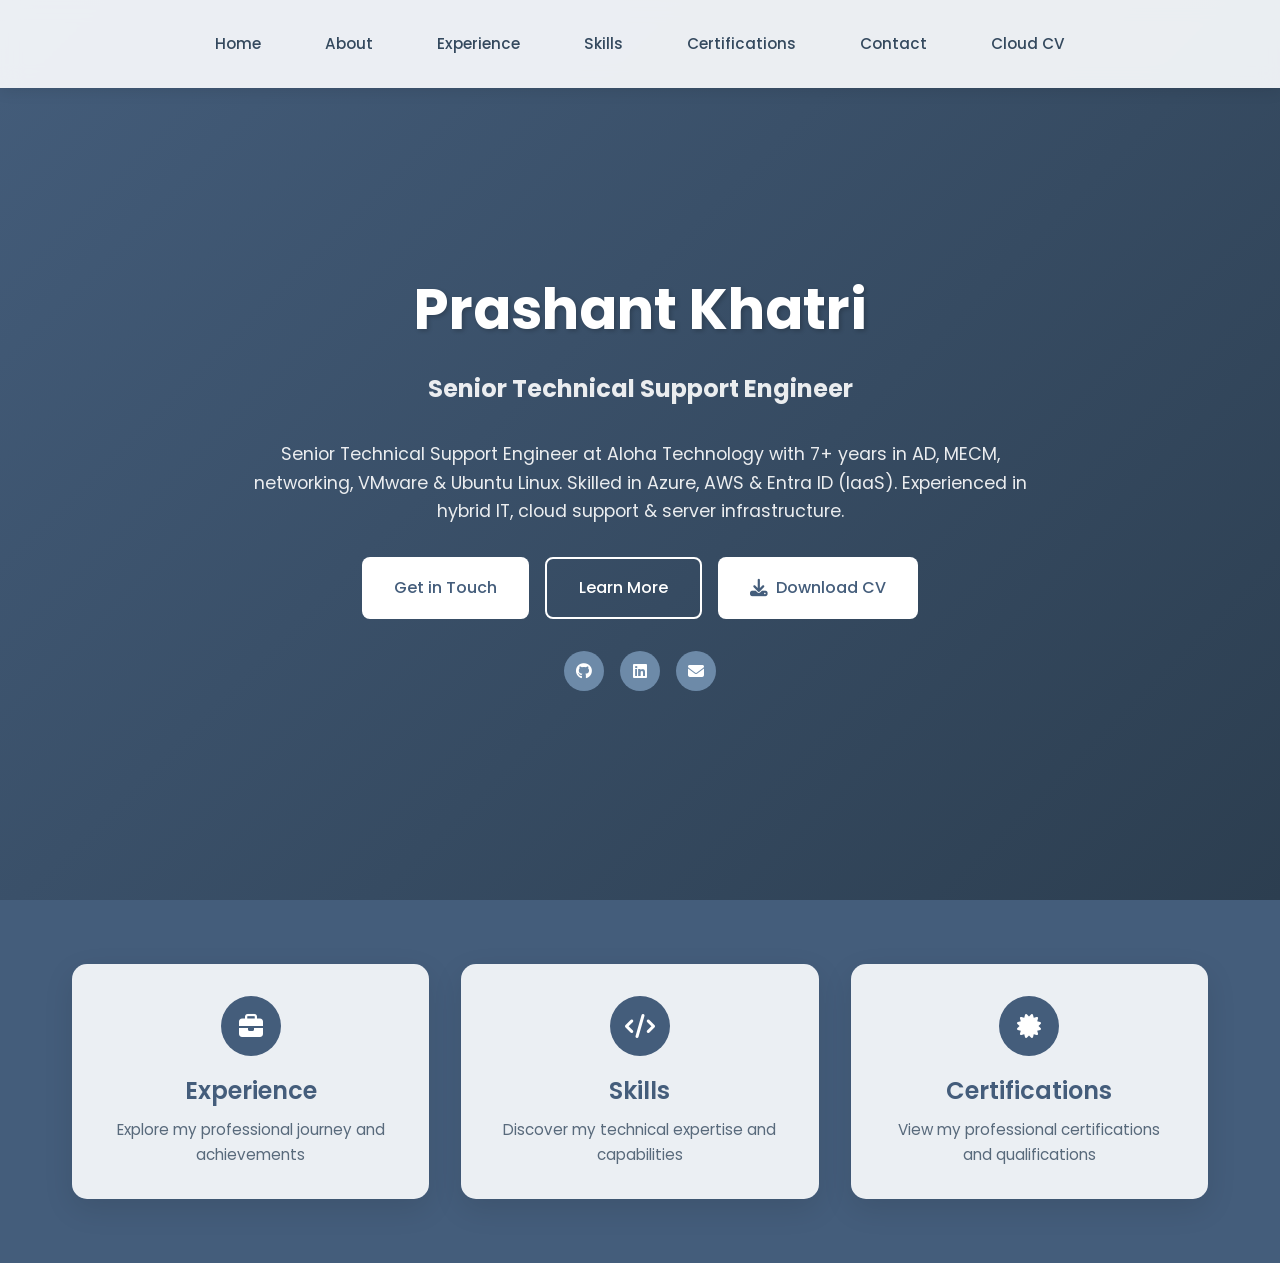
<file: index.html>
<!DOCTYPE html>
<html lang="en">
<head>
    <meta charset="UTF-8">
    <meta name="viewport" content="width=device-width, initial-scale=1.0">
    <title>Prashant Khatri - Senior Technical Support Engineer</title>
    <link href="https://fonts.googleapis.com/css2?family=Poppins:wght@300;400;500;600;700&display=swap" rel="stylesheet">
    <link rel="stylesheet" href="https://cdnjs.cloudflare.com/ajax/libs/font-awesome/6.5.1/css/all.min.css">
    <link rel="stylesheet" href="css/styles.css">
    <style>
        :root {
            --primary-color: #445D7B;
            --secondary-color: #2C3E50;
            --text-color: #34495E;
            --bg-color: #ECF0F3;
            --section-bg: #F5F7FA;
            --accent-color: #6D8AA8;
        }

        * {
            margin: 0;
            padding: 0;
            box-sizing: border-box;
        }

        body {
            font-family: 'Poppins', sans-serif;
            background: var(--primary-color);
            color: var(--text-color);
            line-height: 1.6;
        }

        .navbar {
            position: fixed;
            top: 0;
            left: 0;
            right: 0;
            background: rgba(245, 247, 250, 0.95);
            padding: 1rem 2rem;
            box-shadow: 0 2px 15px rgba(0, 0, 0, 0.1);
            z-index: 1000;
            display: flex;
            justify-content: center;
            align-items: center;
            backdrop-filter: blur(10px);
        }

        .nav-links {
            display: flex;
            gap: 2rem;
            justify-content: center;
        }

        .nav-links a {
            color: var(--text-color);
            text-decoration: none;
            font-weight: 500;
            transition: all 0.4s cubic-bezier(0.4, 0, 0.2, 1);
            padding: 0.5rem 1rem;
            border-radius: 8px;
            position: relative;
            overflow: hidden;
        }

        .nav-links a::before {
            content: '';
            position: absolute;
            bottom: 0;
            left: 50%;
            width: 0;
            height: 2px;
            background: var(--primary-color);
            transition: all 0.4s cubic-bezier(0.4, 0, 0.2, 1);
            transform: translateX(-50%);
        }

        .nav-links a:hover::before {
            width: 80%;
        }

        .nav-links a:hover {
            color: var(--primary-color);
            background: rgba(68, 93, 123, 0.1);
            transform: translateY(-2px);
        }

        .hero-section {
            min-height: 100vh;
            display: flex;
            align-items: center;
            justify-content: center;
            padding: 2rem;
            text-align: center;
            color: white;
            position: relative;
            overflow: hidden;
            background: linear-gradient(135deg, var(--primary-color), var(--secondary-color));
        }

        .hero-content {
            margin-top: 55px;
            max-width: 800px;
            z-index: 1;
            opacity: 0;
            transform: translateY(30px);
            animation: fadeInUp 1s ease forwards;
        }

        @keyframes fadeInUp {
            from {
                opacity: 0;
                transform: translateY(30px);
            }
            to {
                opacity: 1;
                transform: translateY(0);
            }
        }

        .hero-title {
            font-size: 3.5rem;
            margin-bottom: 1rem;
            text-shadow: 2px 2px 4px rgba(0, 0, 0, 0.2);
            animation: slideIn 1.2s cubic-bezier(0.4, 0, 0.2, 1) forwards;
            opacity: 0;
        }

        @keyframes slideIn {
            from {
                opacity: 0;
                transform: translateX(-50px);
            }
            to {
                opacity: 1;
                transform: translateX(0);
            }
        }

        .hero-subtitle {
            font-size: 1.5rem;
            margin-bottom: 2rem;
            opacity: 0;
            animation: fadeIn 1.4s ease forwards 0.5s;
        }

        @keyframes fadeIn {
            from {
                opacity: 0;
            }
            to {
                opacity: 0.9;
            }
        }

        .hero-description {
            font-size: 1.1rem;
            margin-bottom: 2rem;
            opacity: 0;
            animation: fadeIn 1.6s ease forwards 0.8s;
        }

        .cta-buttons {
            display: flex;
            gap: 1rem;
            justify-content: center;
            margin-bottom: 2rem;
            opacity: 0;
            animation: fadeInUp 1s ease forwards 1s;
            flex-wrap: wrap;
        }

        .cta-button {
            padding: 1rem 2rem;
            border-radius: 8px;
            text-decoration: none;
            font-weight: 500;
            transition: all 0.4s cubic-bezier(0.4, 0, 0.2, 1);
            position: relative;
            overflow: hidden;
            display: flex;
            align-items: center;
            gap: 0.5rem;
        }

        .cta-button i {
            font-size: 1.1rem;
        }

        .cta-primary {
            background: white;
            color: var(--primary-color);
        }

        .cta-primary:hover {
            transform: translateY(-3px) scale(1.02);
            box-shadow: 0 8px 20px rgba(0, 0, 0, 0.2);
        }

        .cta-secondary {
            background: transparent;
            color: white;
            border: 2px solid white;
            position: relative;
            z-index: 1;
        }

        .cta-secondary::before {
            content: '';
            position: absolute;
            top: 0;
            left: 0;
            width: 0;
            height: 100%;
            background: white;
            transition: all 0.4s cubic-bezier(0.4, 0, 0.2, 1);
            z-index: -1;
        }

        .cta-secondary:hover::before {
            width: 100%;
        }

        .cta-secondary:hover {
            color: var(--primary-color);
        }

        .quick-links {
            display: grid;
            grid-template-columns: repeat(auto-fit, minmax(250px, 1fr));
            gap: 2rem;
            padding: 4rem 2rem;
            max-width: 1200px;
            margin: 0 auto;
        }

        .quick-link-card {
            background: rgba(245, 247, 250, 0.95);
            padding: 2rem;
            border-radius: 15px;
            text-align: center;
            text-decoration: none;
            color: var(--text-color);
            transition: all 0.4s cubic-bezier(0.4, 0, 0.2, 1);
            box-shadow: 0 10px 30px rgba(0, 0, 0, 0.1);
            opacity: 0;
            transform: translateY(20px);
            animation: fadeInUp 0.8s cubic-bezier(0.4, 0, 0.2, 1) forwards;
        }

        .quick-link-card:nth-child(2) {
            animation-delay: 0.2s;
        }

        .quick-link-card:nth-child(3) {
            animation-delay: 0.4s;
        }

        .quick-link-card:hover {
            transform: translateY(-5px) scale(1.03);
            box-shadow: 0 15px 40px rgba(0, 0, 0, 0.15);
        }

        .quick-link-icon {
            width: 60px;
            height: 60px;
            background: var(--primary-color);
            border-radius: 50%;
            display: flex;
            align-items: center;
            justify-content: center;
            margin: 0 auto 1rem;
            transition: all 0.4s ease;
        }

        .quick-link-card:hover .quick-link-icon {
            transform: rotate(360deg);
            background: var(--accent-color);
        }

        .quick-link-icon i {
            font-size: 1.5rem;
            color: white;
        }

        .quick-link-title {
            font-size: 1.5rem;
            font-weight: 600;
            margin-bottom: 0.5rem;
            color: var(--primary-color);
        }

        .quick-link-description {
            font-size: 0.95rem;
            opacity: 0.8;
        }

        .social-links {
            display: flex;
            gap: 1rem;
            justify-content: center;
            margin-top: 2rem;
        }

        .social-link {
            width: 40px;
            height: 40px;
            border-radius: 50%;
            background: var(--accent-color);
            display: flex;
            align-items: center;
            justify-content: center;
            color: white;
            text-decoration: none;
            transition: all 0.4s cubic-bezier(0.4, 0, 0.2, 1);
            opacity: 0;
            transform: scale(0);
            animation: popIn 0.6s cubic-bezier(0.4, 0, 0.2, 1) forwards 1.2s;
        }

        @keyframes popIn {
            from {
                opacity: 0;
                transform: scale(0);
            }
            to {
                opacity: 1;
                transform: scale(1);
            }
        }

        .social-link:hover {
            transform: translateY(-3px) scale(1.1);
            background: var(--primary-color);
        }

        @media (max-width: 768px) {
            .navbar {
                flex-direction: column;
                padding: 1rem;
            }

            .nav-links {
                margin-top: 0.5rem;
                flex-wrap: wrap;
                justify-content: center;
                gap: 0.8rem;
            }

            .hero-section {
                min-height: 100vh;
                padding: 2rem;
                padding-top: 120px;
                display: flex;
                flex-direction: column;
                align-items: center;
                position: relative;
            }

            .hero-content {
                margin-top: 2.1rem;
                width: 100%;
                max-width: 100%;
                position: relative;
                z-index: 10;
            }

            .hero-title {
                font-size: 2.8rem;
                margin-bottom: 1rem;
                text-shadow: 2px 2px 8px rgba(0, 0, 0, 0.6);
                color: white;
                font-weight: 700;
                letter-spacing: 1px;
            }

            .hero-subtitle {
                font-size: 1.4rem;
                margin-bottom: 1.2rem;
                color: white;
                text-shadow: 1px 1px 4px rgba(0, 0, 0, 0.5);
                font-weight: 500;
            }

            .hero-description {
                font-size: 1.1rem;
                line-height: 1.6;
                margin-bottom: 2rem;
                color: white;
                text-shadow: 1px 1px 4px rgba(0, 0, 0, 0.4);
                max-width: 90%;
                margin-left: auto;
                margin-right: auto;
            }

            .cta-buttons {
                flex-direction: column;
                align-items: center;
                width: 100%;
                max-width: 300px;
                margin-left: auto;
                margin-right: auto;
                position: relative;
                z-index: 2;
            }

            .cta-button {
                width: 100%;
                justify-content: center;
            }

            .quick-links {
                grid-template-columns: 1fr;
            }

            .tech-background {
                position: fixed;
                opacity: 0.2;
                height: 100vh;
                width: 100vw;
            }

            .orbit {
                position: absolute;
                top: 50vh;
                left: 50vw;
                transform: translate(-50%, -50%);
            }

            .tech-icon {
                transform-origin: 50vw 50vh;
            }

            .orbit-1 { 
                width: min(160px, 40vw); 
                height: min(160px, 40vw);
            }
            .orbit-2 { 
                width: min(240px, 60vw); 
                height: min(240px, 60vw);
            }
            .orbit-3 { 
                width: min(320px, 80vw); 
                height: min(320px, 80vw);
            }
            .orbit-4 { 
                width: min(400px, 90vw); 
                height: min(400px, 90vw);
            }
            .orbit-5 { 
                width: min(480px, 95vw); 
                height: min(480px, 95vw);
            }

            .tech-icon {
                font-size: 1.5rem;
            }

            .tech-icon.windows {
                --orbit-radius: min(80px, 20vw);
            }
            
            .tech-icon.linux {
                --orbit-radius: min(120px, 30vw);
            }
            
            .tech-icon.aws {
                --orbit-radius: min(160px, 40vw);
            }
            
            .tech-icon.azure {
                --orbit-radius: min(200px, 45vw);
            }
            
            .tech-icon.vmware {
                --orbit-radius: min(240px, 47.5vw);
            }

            .tech-icon[class*="fa-"]:not(.windows):not(.linux):not(.aws):not(.azure):not(.vmware) {
                --orbit-radius: min(140px, 35vw);
            }
        }

        .tech-background {
            position: absolute;
            top: 0;
            left: 0;
            right: 0;
            bottom: 0;
            display: flex;
            align-items: center;
            justify-content: center;
            overflow: hidden;
            opacity: 0.3;
        }

        .orbit {
            position: absolute;
            top: 50%;
            left: 50%;
            border: 1px solid rgba(255, 255, 255, 0.15);
            border-radius: 50%;
            transform: translate(-50%, -50%);
            animation: glowOrbit 4s ease-in-out infinite alternate;
        }

        @keyframes glowOrbit {
            from {
                box-shadow: 0 0 10px rgba(255, 255, 255, 0.1);
            }
            to {
                box-shadow: 0 0 20px rgba(255, 255, 255, 0.2);
            }
        }

        .tech-icon {
            position: absolute;
            font-size: 2rem;
            color: rgba(255, 255, 255, 0.9);
            text-shadow: 0 0 20px rgba(255, 255, 255, 0.8);
            animation: orbit linear infinite;
            transform-origin: 50% 50%;
            transition: all 0.3s ease;
        }

    
    </style>
</head>
<body>
    <nav class="navbar">
        <div class="nav-links">
            <a href="index.html">Home</a>
            <a href="about.html">About</a>
            <a href="experience.html">Experience</a>
            <a href="skills.html">Skills</a>
            <a href="certifications.html">Certifications</a>
            <a href="contact.html">Contact</a>
            <a href="PrashantKhatriCV.html">Cloud CV</a>
        </div>
    </nav>

    <section class="hero-section">
   

        <div class="hero-content">
            <h1 class="hero-title">Prashant Khatri</h1>
            <h2 class="hero-subtitle">Senior Technical Support Engineer</h2>
            <p class="hero-description">
                Senior Technical Support Engineer at Aloha Technology with 7+ years in AD, MECM, networking, VMware & Ubuntu Linux. Skilled in Azure, AWS & Entra ID (IaaS). Experienced in hybrid IT, cloud support & server infrastructure.
            </p>
            <div class="cta-buttons">
                <a href="contact.html" class="cta-button cta-primary">Get in Touch</a>
                <a href="about.html" class="cta-button cta-secondary">Learn More</a>
                <a href="Prashant-Khatri-CV.pdf" download class="cta-button cta-primary">
                    <i class="fas fa-download"></i> Download CV
                </a>
            </div>
            <div class="social-links">
                <a href="https://github.com/max29aug" target="_blank" class="social-link">
                    <i class="fab fa-github"></i>
                </a>
                <a href="https://www.linkedin.com/in/prashant-khatri-710a731b6" target="_blank" class="social-link">
                    <i class="fab fa-linkedin"></i>
                </a>
                <a href="mailto:max29aug@hotmail.com" class="social-link">
                    <i class="fas fa-envelope"></i>
                </a>
            </div>
        </div>
    </section>

    <section class="quick-links">
        <a href="experience.html" class="quick-link-card">
            <div class="quick-link-icon">
                <i class="fas fa-briefcase"></i>
            </div>
            <h3 class="quick-link-title">Experience</h3>
            <p class="quick-link-description">Explore my professional journey and achievements</p>
        </a>
        <a href="skills.html" class="quick-link-card">
            <div class="quick-link-icon">
                <i class="fas fa-code"></i>
            </div>
            <h3 class="quick-link-title">Skills</h3>
            <p class="quick-link-description">Discover my technical expertise and capabilities</p>
        </a>
        <a href="certifications.html" class="quick-link-card">
            <div class="quick-link-icon">
                <i class="fas fa-certificate"></i>
            </div>
            <h3 class="quick-link-title">Certifications</h3>
            <p class="quick-link-description">View my professional certifications and qualifications</p>
        </a>
    </section>
</body>
</html>
</file>
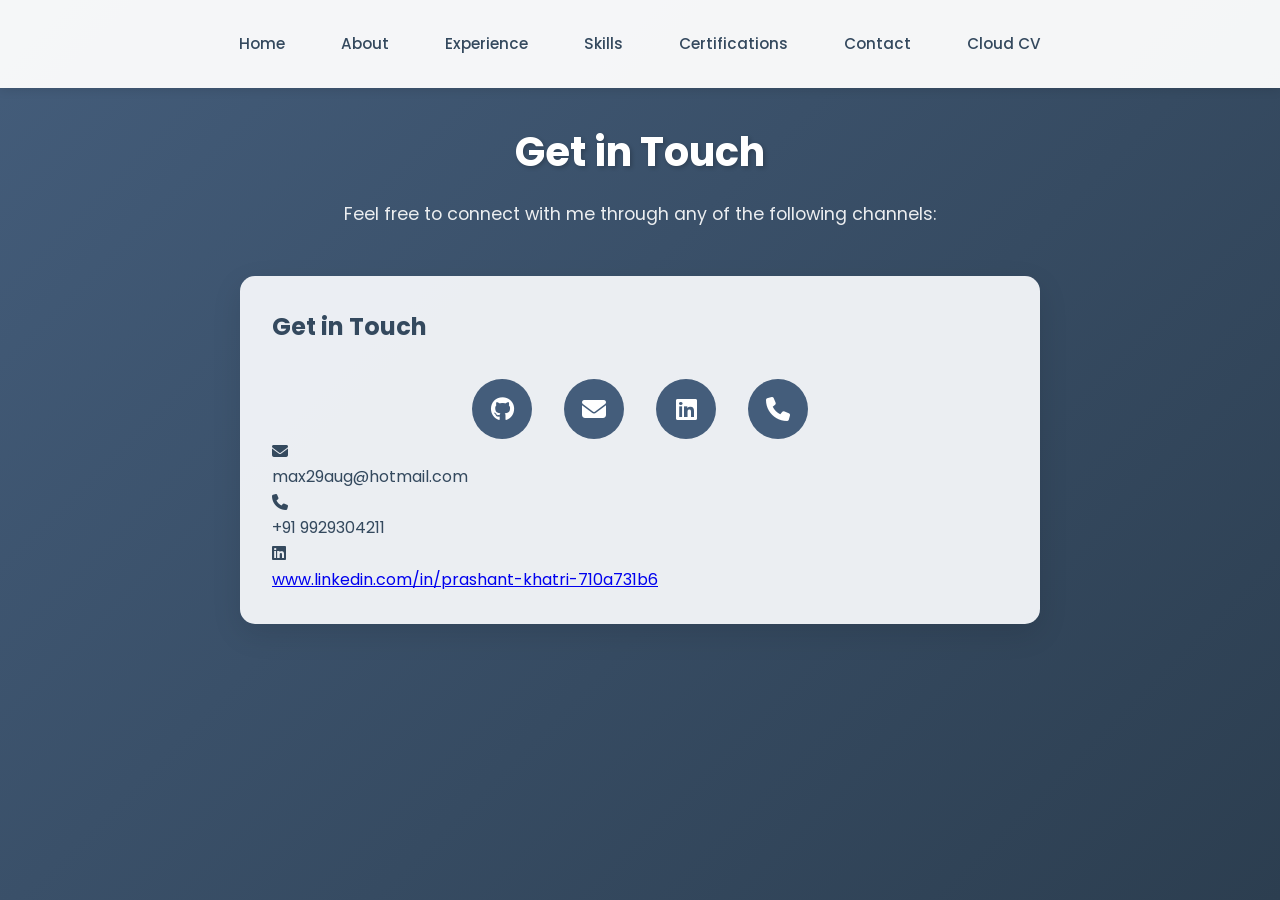
<file: contact.html>
<!DOCTYPE html>
<html lang="en">
<head>
    <meta charset="UTF-8">
    <meta name="viewport" content="width=device-width, initial-scale=1.0">
    <title>Contact - Prashant Khatri</title>
    <link href="https://fonts.googleapis.com/css2?family=Poppins:wght@300;400;500;600;700&display=swap" rel="stylesheet">
    <link rel="stylesheet" href="https://cdnjs.cloudflare.com/ajax/libs/font-awesome/6.5.1/css/all.min.css">
    <link rel="stylesheet" href="css/styles.css">
    <style>
        .contact-section {
            position: relative;
            overflow: hidden;
            background: linear-gradient(135deg, var(--primary-color), var(--secondary-color));
            min-height: 100vh;
        }

        .contact-container {
            max-width: 1200px;
            margin: 0 auto;
            padding: 120px 2rem 2rem;
            display: flex;
            flex-direction: column;
            align-items: center;
        }

        .contact-content {
            width: 100%;
            max-width: 800px;
            margin: 0 auto;
        }

        .contact-header {
            text-align: center;
            margin-bottom: 3rem;
            color: white;
            opacity: 0;
            animation: fadeIn 1s ease forwards;
            grid-column: 1 / -1;
        }

        .contact-header h1 {
            font-size: 2.5rem;
            margin-bottom: 1rem;
            text-shadow: 2px 2px 4px rgba(0, 0, 0, 0.2);
        }

        .contact-header p {
            font-size: 1.1rem;
            opacity: 0.9;
            max-width: 800px;
            margin: 0 auto;
        }

        .contact-info {
            background: rgba(245, 247, 250, 0.95);
            border-radius: 15px;
            padding: 2rem;
            box-shadow: 0 10px 30px rgba(0, 0, 0, 0.1);
            width: 100%;
        }

        .contact-methods {
            display: flex;
            flex-direction: column;
            gap: 2rem;
            margin-top: 2rem;
        }

        .contact-method {
            display: flex;
            align-items: center;
            gap: 1.5rem;
            padding: 1rem;
            background: rgba(255, 255, 255, 0.5);
            border-radius: 10px;
            transition: all 0.3s ease;
        }

        .contact-method:hover {
            transform: translateY(-5px);
            box-shadow: 0 5px 15px rgba(0, 0, 0, 0.1);
        }

        .contact-method i {
            font-size: 1.5rem;
            color: var(--primary-color);
            width: 40px;
            height: 40px;
            display: flex;
            align-items: center;
            justify-content: center;
            background: rgba(255, 255, 255, 0.9);
            border-radius: 50%;
        }

        .contact-details h3 {
            color: var(--primary-color);
            margin-bottom: 0.5rem;
            font-size: 1.1rem;
        }

        .contact-details a {
            color: var(--text-color);
            text-decoration: none;
            transition: all 0.3s ease;
            font-size: 1rem;
        }

        .contact-details a:hover {
            color: var(--primary-color);
        }

        .social-links {
            display: flex;
            gap: 2rem;
            margin-top: 2rem;
            justify-content: center;
        }

        .social-link {
            width: 60px;
            height: 60px;
            background: var(--primary-color);
            border-radius: 50%;
            display: flex;
            align-items: center;
            justify-content: center;
            color: white;
            text-decoration: none;
            transition: all 0.3s ease;
            font-size: 1.5rem;
        }

        .social-link:hover {
            background: var(--accent-color);
            transform: translateY(-5px);
            box-shadow: 0 5px 15px rgba(0, 0, 0, 0.2);
        }

        .contact-form {
            background: rgba(245, 247, 250, 0.95);
            border-radius: 15px;
            padding: 2rem;
            box-shadow: 0 10px 30px rgba(0, 0, 0, 0.1);
            opacity: 0;
            transform: translateX(30px);
            animation: slideInRight 1s cubic-bezier(0.4, 0, 0.2, 1) forwards;
        }

        .contact-form h2 {
            color: var(--primary-color);
            font-size: 1.5rem;
            margin-bottom: 1.5rem;
            display: flex;
            align-items: center;
            gap: 0.5rem;
        }

        .contact-form h2 i {
            color: var(--accent-color);
        }

        .form-group {
            margin-bottom: 1.5rem;
        }

        .form-label {
            display: block;
            font-size: 0.9rem;
            color: var(--secondary-color);
            margin-bottom: 0.5rem;
        }

        .form-input {
            width: 100%;
            padding: 0.8rem 1rem;
            border: 1px solid rgba(68, 93, 123, 0.2);
            border-radius: 8px;
            font-family: 'Poppins', sans-serif;
            font-size: 1rem;
            color: var(--text-color);
            transition: all 0.3s ease;
        }

        .form-input:focus {
            outline: none;
            border-color: var(--primary-color);
            box-shadow: 0 0 0 3px rgba(68, 93, 123, 0.1);
        }

        .form-textarea {
            width: 100%;
            padding: 0.8rem 1rem;
            border: 1px solid rgba(68, 93, 123, 0.2);
            border-radius: 8px;
            font-family: 'Poppins', sans-serif;
            font-size: 1rem;
            color: var(--text-color);
            transition: all 0.3s ease;
            resize: vertical;
            min-height: 150px;
        }

        .form-textarea:focus {
            outline: none;
            border-color: var(--primary-color);
            box-shadow: 0 0 0 3px rgba(68, 93, 123, 0.1);
        }

        .form-button {
            display: inline-block;
            padding: 0.8rem 1.5rem;
            background: var(--primary-color);
            color: white;
            border: none;
            border-radius: 8px;
            font-family: 'Poppins', sans-serif;
            font-size: 1rem;
            font-weight: 500;
            cursor: pointer;
            transition: all 0.3s ease;
        }

        .form-button:hover {
            background: var(--accent-color);
            transform: translateY(-2px);
            box-shadow: 0 5px 15px rgba(0, 0, 0, 0.2);
        }

        .form-button i {
            margin-left: 0.5rem;
        }

        @keyframes slideInLeft {
            from {
                opacity: 0;
                transform: translateX(-30px);
            }
            to {
                opacity: 1;
                transform: translateX(0);
            }
        }

        @keyframes slideInRight {
            from {
                opacity: 0;
                transform: translateX(30px);
            }
            to {
                opacity: 1;
                transform: translateX(0);
            }
        }

        @media (max-width: 768px) {
            .contact-container {
                padding: 100px 1rem 2rem;
            }

            .contact-header {
                margin-bottom: 2rem;
            }

            .contact-header h1 {
                font-size: 2rem;
            }

            .contact-method {
                padding: 0.8rem;
            }

            .contact-details h3 {
                font-size: 1rem;
            }

            .contact-details a {
                font-size: 0.9rem;
                word-break: break-all;
            }

            .social-link {
                width: 50px;
                height: 50px;
                font-size: 1.3rem;
            }
        }

        @media (max-width: 480px) {
            .contact-method {
                flex-direction: column;
                text-align: center;
                gap: 1rem;
            }

            .contact-details {
                width: 100%;
            }
        }
    </style>
</head>
<body>
    <nav class="navbar">
        <div class="nav-links">
            <a href="index.html">Home</a>
            <a href="about.html">About</a>
            <a href="experience.html">Experience</a>
            <a href="skills.html">Skills</a>
            <a href="certifications.html">Certifications</a>
            <a href="contact.html">Contact</a>
            <a href="PrashantKhatriCV.html">Cloud CV</a>
        </div>
    </nav>

    <section class="contact-section">
        <div class="contact-container">
            <div class="contact-header">
                <h1>Get in Touch</h1>
                <p>Feel free to connect with me through any of the following channels:</p>
            </div>

            <div class="contact-content">
                <div class="contact-info">
                    <h2>Get in Touch</h2>
                    <div class="social-links">
                        <a href="https://github.com/max29aug" target="_blank" class="social-link">
                            <i class="fab fa-github"></i>
                        </a>
                        <a href="mailto:max29aug@hotmail.com" class="social-link">
                            <i class="fas fa-envelope"></i>
                        </a>
                        <a href="https://www.linkedin.com/in/prashant-khatri-710a731b6" target="_blank" class="social-link">
                            <i class="fab fa-linkedin"></i>
                        </a>
                        <a href="tel:+919929304211" class="social-link">
                            <i class="fas fa-phone"></i>
                        </a>
                    </div>
                    <div class="contact-item">
                        <i class="fas fa-envelope"></i>
                        <p>max29aug@hotmail.com</p>
                    </div>
                    <div class="contact-item">
                        <i class="fas fa-phone"></i>
                        <p>+91 9929304211</p>
                    </div>
                    <div class="contact-item">
                        <i class="fab fa-linkedin"></i>
                        <p><a href="https://www.linkedin.com/in/prashant-khatri-710a731b6">www.linkedin.com/in/prashant-khatri-710a731b6</a></p>
                    </div>
                </div>
            </div>
        </div>
    </section>
</body>
</html>
</file>
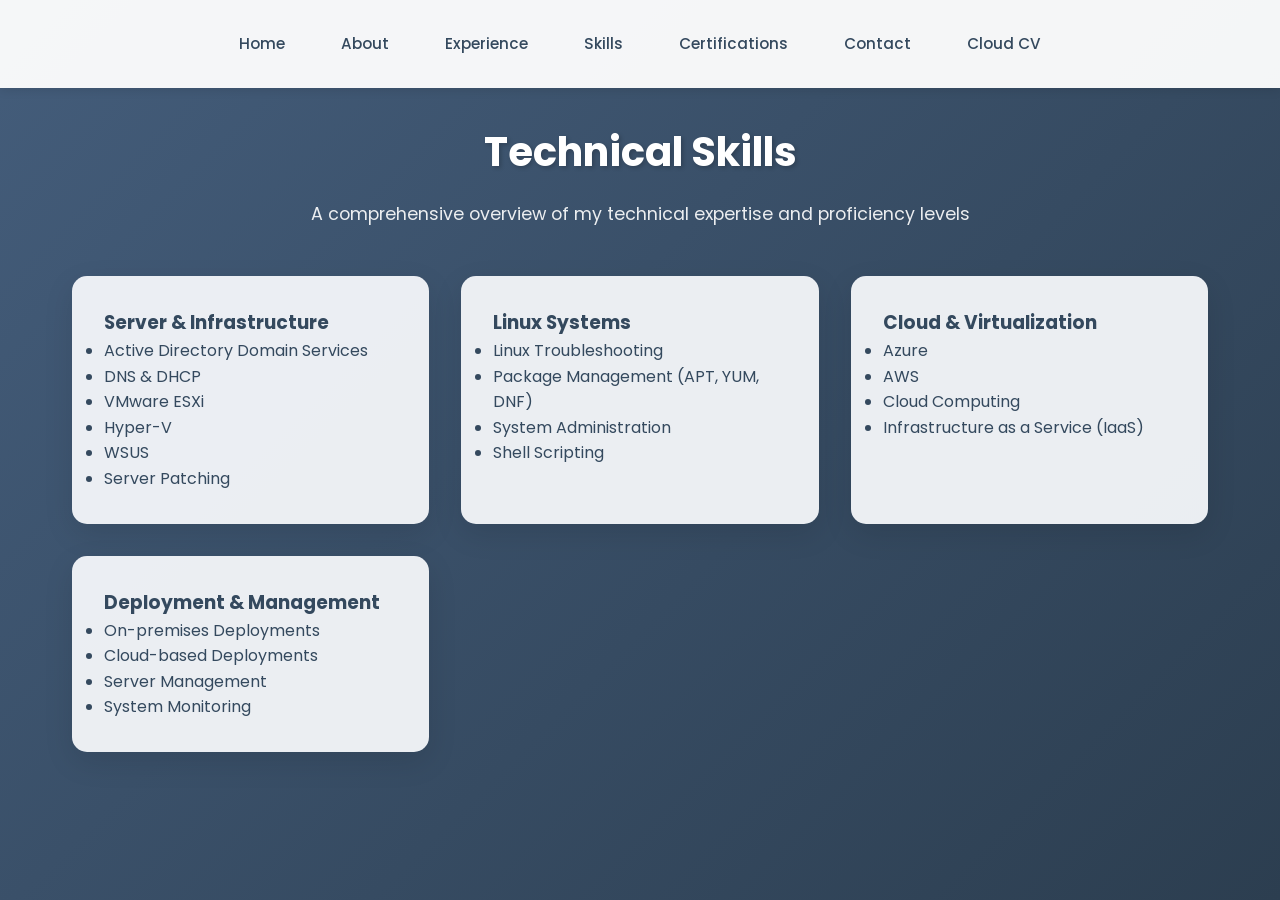
<file: skills.html>
<!DOCTYPE html>
<html lang="en">
<head>
    <meta charset="UTF-8">
    <meta name="viewport" content="width=device-width, initial-scale=1.0">
    <title>Skills - Prashant Khatri</title>
    <link href="https://fonts.googleapis.com/css2?family=Poppins:wght@300;400;500;600;700&display=swap" rel="stylesheet">
    <link rel="stylesheet" href="https://cdnjs.cloudflare.com/ajax/libs/font-awesome/6.5.1/css/all.min.css">
    <link rel="stylesheet" href="css/styles.css">
    <style>
        .skills-section {
            position: relative;
            overflow: hidden;
            background: linear-gradient(135deg, var(--primary-color), var(--secondary-color));
            min-height: 100vh;
        }

        .skills-container {
            max-width: 1200px;
            margin: 0 auto;
            padding: 120px 2rem 2rem;
        }

        .skills-header {
            text-align: center;
            margin-bottom: 3rem;
            color: white;
            opacity: 0;
            animation: fadeIn 1s ease forwards;
        }

        .skills-header h1 {
            font-size: 2.5rem;
            margin-bottom: 1rem;
            text-shadow: 2px 2px 4px rgba(0, 0, 0, 0.2);
        }

        .skills-header p {
            font-size: 1.1rem;
            opacity: 0.9;
            max-width: 800px;
            margin: 0 auto;
        }

        .skills-grid {
            display: grid;
            grid-template-columns: repeat(auto-fit, minmax(300px, 1fr));
            gap: 2rem;
            margin-bottom: 3rem;
        }

        .skill-category {
            background: rgba(245, 247, 250, 0.95);
            border-radius: 15px;
            padding: 2rem;
            box-shadow: 0 10px 30px rgba(0, 0, 0, 0.1);
            transition: all 0.4s cubic-bezier(0.4, 0, 0.2, 1);
            opacity: 0;
            transform: translateY(30px);
            animation: fadeInUp 1s cubic-bezier(0.4, 0, 0.2, 1) forwards;
        }

        .skill-category:nth-child(2) {
            animation-delay: 0.2s;
        }

        .skill-category:nth-child(3) {
            animation-delay: 0.4s;
        }

        .skill-category:nth-child(4) {
            animation-delay: 0.6s;
        }

        .skill-category:nth-child(5) {
            animation-delay: 0.8s;
        }

        .skill-category:hover {
            transform: translateY(-5px);
            box-shadow: 0 15px 40px rgba(0, 0, 0, 0.15);
        }

        .skill-category h2 {
            color: var(--primary-color);
            font-size: 1.5rem;
            margin-bottom: 1.5rem;
            display: flex;
            align-items: center;
            gap: 0.5rem;
        }

        .skill-category h2 i {
            color: var(--accent-color);
        }

        .skill-list {
            list-style: none;
        }

        .skill-item {
            display: flex;
            align-items: center;
            gap: 1rem;
            margin-bottom: 1rem;
            padding: 0.5rem;
            border-radius: 8px;
            transition: all 0.3s ease;
        }

        .skill-item:hover {
            background: rgba(68, 93, 123, 0.1);
        }

        .skill-item i {
            color: var(--primary-color);
            font-size: 1.2rem;
        }

        .skill-name {
            font-weight: 500;
        }

        .skill-level {
            margin-left: auto;
            font-size: 0.9rem;
            color: var(--secondary-color);
        }

        .skill-progress {
            width: 100%;
            height: 6px;
            background: rgba(68, 93, 123, 0.1);
            border-radius: 3px;
            margin-top: 0.5rem;
            overflow: hidden;
        }

        .skill-progress-bar {
            height: 100%;
            background: var(--accent-color);
            border-radius: 3px;
            transition: width 1.5s cubic-bezier(0.4, 0, 0.2, 1);
            width: 0;
        }

        .skill-item:hover .skill-progress-bar {
            width: var(--progress-width);
        }

        @keyframes fadeInUp {
            from {
                opacity: 0;
                transform: translateY(30px);
            }
            to {
                opacity: 1;
                transform: translateY(0);
            }
        }

        @media (max-width: 768px) {
            .skills-grid {
                grid-template-columns: 1fr;
            }

            .skill-category {
                animation-delay: 0.2s !important;
            }
        }
    </style>
</head>
<body>
    <nav class="navbar">
        <div class="nav-links">
            <a href="index.html">Home</a>
            <a href="about.html">About</a>
            <a href="experience.html">Experience</a>
            <a href="skills.html">Skills</a>
            <a href="certifications.html">Certifications</a>
            <a href="contact.html">Contact</a>
            <a href="PrashantKhatriCV.html">Cloud CV</a>
        </div>
    </nav>

    <section class="skills-section">
        <div class="skills-container">
            <div class="skills-header">
                <h1>Technical Skills</h1>
                <p>A comprehensive overview of my technical expertise and proficiency levels</p>
            </div>

            <div class="skills-grid">
                <div class="skill-category">
                    <h3>Server & Infrastructure</h3>
                    <ul>
                        <li>Active Directory Domain Services</li>
                        <li>DNS & DHCP</li>
                        <li>VMware ESXi</li>
                        <li>Hyper-V</li>
                        <li>WSUS</li>
                        <li>Server Patching</li>
                    </ul>
                </div>

                <div class="skill-category">
                    <h3>Linux Systems</h3>
                    <ul>
                        <li>Linux Troubleshooting</li>
                        <li>Package Management (APT, YUM, DNF)</li>
                        <li>System Administration</li>
                        <li>Shell Scripting</li>
                    </ul>
                </div>

                <div class="skill-category">
                    <h3>Cloud & Virtualization</h3>
                    <ul>
                        <li>Azure</li>
                        <li>AWS</li>
                        <li>Cloud Computing</li>
                        <li>Infrastructure as a Service (IaaS)</li>
                    </ul>
                </div>

                <div class="skill-category">
                    <h3>Deployment & Management</h3>
                    <ul>
                        <li>On-premises Deployments</li>
                        <li>Cloud-based Deployments</li>
                        <li>Server Management</li>
                        <li>System Monitoring</li>
                    </ul>
                </div>
            </div>
        </div>
    </section>
</body>
</html>
</file>
<file: css/styles.css>
/* Global Styles */
:root {
    --primary-color: #445D7B;
    --secondary-color: #2C3E50;
    --text-color: #34495E;
    --bg-color: #ECF0F3;
    --section-bg: #F5F7FA;
    --accent-color: #6D8AA8;
}

* {
    margin: 0;
    padding: 0;
    box-sizing: border-box;
}

body {
    font-family: 'Poppins', sans-serif;
    background: var(--primary-color);
    color: var(--text-color);
    line-height: 1.6;
}

/* Common Navigation Bar Styles */
.navbar {
    position: fixed;
    top: 0;
    left: 0;
    right: 0;
    background: rgba(255, 255, 255, 0.95);
    padding: 1rem;
    box-shadow: 0 2px 10px rgba(0, 0, 0, 0.1);
    z-index: 1000;
    display: flex;
    justify-content: center;
    align-items: center;
}

.nav-links {
    display: flex;
    gap: 1.5rem;
    justify-content: center;
    align-items: center;
    flex-wrap: wrap;
    padding: 0.5rem;
}

.nav-links a {
    color: var(--text-color);
    text-decoration: none;
    font-weight: 500;
    transition: all 0.3s ease;
    padding: 0.5rem 1rem;
    border-radius: 5px;
    font-size: 0.95rem;
    white-space: nowrap;
}

.nav-links a:hover {
    color: var(--primary-color);
    background: rgba(68, 93, 123, 0.1);
}

@media (max-width: 768px) {
    .navbar {
        padding: 0.5rem;
    }

    .nav-links {
        gap: 0.3rem;
        padding: 0.3rem;
    }

    .nav-links a {
        padding: 0.4rem 0.8rem;
        font-size: 0.9rem;
    }
}

@media (max-width: 480px) {
    .nav-links {
        gap: 0.2rem;
        padding: 0.2rem;
    }

    .nav-links a {
        padding: 0.3rem 0.6rem;
        font-size: 0.85rem;
    }
}

/* Section Styles */
.section-container {
    max-width: 1200px;
    margin: 0 auto;
    padding: 120px 2rem 2rem;
}

.section-title {
    color: white;
    text-align: center;
    font-size: 2.5rem;
    margin-bottom: 2rem;
    text-shadow: 2px 2px 4px rgba(0, 0, 0, 0.2);
}

.section-subtitle {
    color: white;
    text-align: center;
    font-size: 1.2rem;
    margin-bottom: 3rem;
    opacity: 0.9;
}

/* Card Styles */
.card {
    background: rgba(245, 247, 250, 0.95);
    border-radius: 15px;
    padding: 2rem;
    margin-bottom: 2rem;
    box-shadow: 0 10px 30px rgba(0, 0, 0, 0.1);
    transition: all 0.4s cubic-bezier(0.4, 0, 0.2, 1);
}

.card:hover {
    transform: translateY(-5px);
    box-shadow: 0 15px 40px rgba(0, 0, 0, 0.15);
}

/* Button Styles */
.button {
    display: inline-block;
    padding: 0.8rem 1.5rem;
    border-radius: 8px;
    text-decoration: none;
    font-weight: 500;
    transition: all 0.4s cubic-bezier(0.4, 0, 0.2, 1);
    cursor: pointer;
}

.button-primary {
    background: var(--primary-color);
    color: white;
}

.button-primary:hover {
    background: var(--accent-color);
    transform: translateY(-2px);
    box-shadow: 0 5px 15px rgba(0, 0, 0, 0.2);
}

.button-secondary {
    background: transparent;
    color: var(--primary-color);
    border: 2px solid var(--primary-color);
}

.button-secondary:hover {
    background: var(--primary-color);
    color: white;
    transform: translateY(-2px);
}

/* Grid Layouts */
.grid {
    display: grid;
    gap: 2rem;
}

.grid-2 {
    grid-template-columns: repeat(2, 1fr);
}

.grid-3 {
    grid-template-columns: repeat(3, 1fr);
}

/* Animation Classes */
.fade-in {
    opacity: 0;
    animation: fadeIn 1s ease forwards;
}

.slide-in {
    opacity: 0;
    transform: translateY(30px);
    animation: slideIn 1s cubic-bezier(0.4, 0, 0.2, 1) forwards;
}

@keyframes fadeIn {
    from {
        opacity: 0;
    }
    to {
        opacity: 1;
    }
}

@keyframes slideIn {
    from {
        opacity: 0;
        transform: translateY(30px);
    }
    to {
        opacity: 1;
        transform: translateY(0);
    }
}

/* Utility Classes */
.text-center {
    text-align: center;
}

.mb-1 {
    margin-bottom: 1rem;
}

.mb-2 {
    margin-bottom: 2rem;
}

.mb-3 {
    margin-bottom: 3rem;
}

.mt-1 {
    margin-top: 1rem;
}

.mt-2 {
    margin-top: 2rem;
}

.mt-3 {
    margin-top: 3rem;
}
</file>
